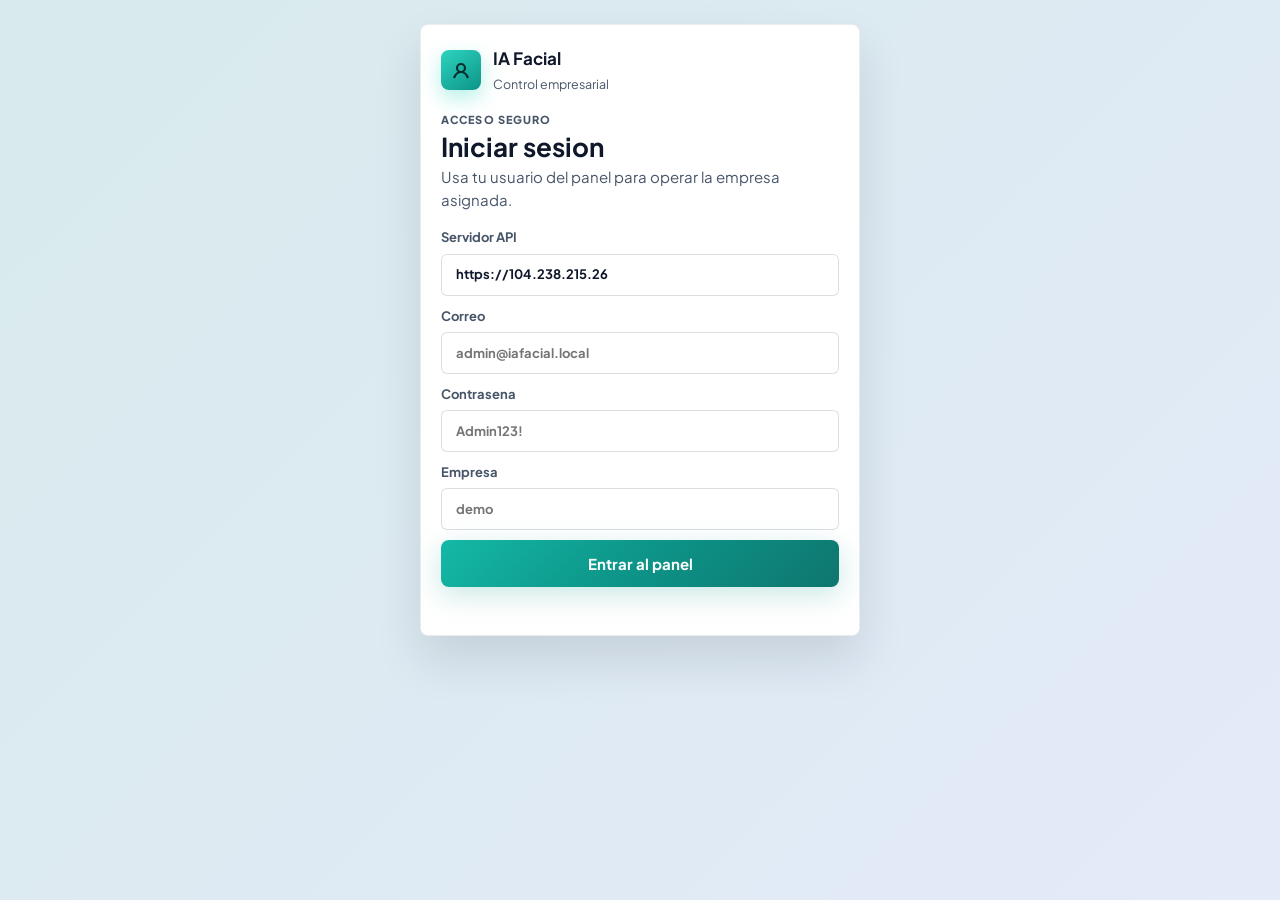
<file: index.html>
<!doctype html>
<html lang="es">
  <head>
    <meta charset="utf-8" />
    <meta http-equiv="refresh" content="0; url=./frontend/index.html" />
    <title>IA Facial</title>
    <script>
      window.location.replace("./frontend/index.html");
    </script>
  </head>
  <body>
    <p>Redirigiendo a <a href="./frontend/index.html">IA Facial</a>...</p>
  </body>
</html>
</file>
<file: frontend/styles.css>
/* ─── Design tokens ─── */
:root {
  --font-sans: "Plus Jakarta Sans", "Segoe UI", system-ui, sans-serif;
  --font-mono: "JetBrains Mono", ui-monospace, monospace;

  --sidebar-w: 286px;
  --shell-max: 1360px;

  --bg: #f4f6fa;
  --bg-accent: #e8eef6;
  --surface: #ffffff;
  --surface-soft: #f8fafc;
  --surface-muted: #f1f5f9;

  --ink: #0f172a;
  --ink-secondary: #475569;
  --ink-muted: #94a3b8;
  --ink-faint: #cbd5e1;

  --line: rgba(15, 23, 42, 0.08);
  --line-strong: rgba(15, 23, 42, 0.14);

  --accent: #0d9488;
  --accent-hover: #0f766e;
  --accent-soft: #ccfbf1;
  --accent-glow: rgba(13, 148, 136, 0.22);
  --brand-logo-gradient: linear-gradient(145deg, #2dd4bf 0%, #0d9488 100%);
  --brand-logo-shadow: rgba(45, 212, 191, 0.35);
  --brand-btn-gradient: linear-gradient(135deg, #14b8a6 0%, #0d9488 50%, #0f766e 100%);
  --ring-accent: rgba(45, 212, 191, 0.85);
  --ring-accent-soft: rgba(45, 212, 191, 0.38);
  --scan-ring: rgba(45, 212, 191, 0.85);

  --blue: #2563eb;
  --blue-soft: #dbeafe;
  --green: #059669;
  --green-soft: #d1fae5;
  --amber: #d97706;
  --amber-soft: #fef3c7;
  --red: #dc2626;
  --red-soft: #fee2e2;

  --sidebar-bg: #101827;
  --sidebar-ink: #e2e8f0;
  --sidebar-muted: #64748b;
  --sidebar-active: rgba(45, 212, 191, 0.12);
  --sidebar-active-border: rgba(45, 212, 191, 0.2);
  --sidebar-active-icon: rgba(45, 212, 191, 0.2);
  --nav-active-color: #5eead4;
  --sidebar-border: rgba(148, 163, 184, 0.12);

  --radius-sm: 6px;
  --radius-md: 8px;
  --radius-lg: 8px;
  --radius-xl: 10px;
  --radius-full: 999px;

  --shadow-xs: 0 1px 2px rgba(15, 23, 42, 0.04);
  --shadow-sm: 0 4px 12px rgba(15, 23, 42, 0.06);
  --shadow-md: 0 12px 32px rgba(15, 23, 42, 0.08);
  --shadow-lg: 0 24px 48px rgba(15, 23, 42, 0.12);
  --shadow-glow: 0 8px 28px var(--accent-glow);

  --ease: cubic-bezier(0.4, 0, 0.2, 1);
  --transition: 180ms var(--ease);
}

/* ─── Reset & base ─── */
*,
*::before,
*::after {
  box-sizing: border-box;
}

html {
  scroll-behavior: smooth;
}

body {
  margin: 0;
  min-height: 100vh;
  color: var(--ink);
  font-family: var(--font-sans);
  font-size: 15px;
  line-height: 1.55;
  background: linear-gradient(180deg, var(--bg-accent) 0%, var(--bg) 260px, var(--bg) 100%);
  -webkit-font-smoothing: antialiased;
}

body.auth-locked {
  overflow: hidden;
}

body.auth-locked .sidebar,
body.auth-locked .shell,
body.auth-locked .mobile-menu-backdrop {
  display: none;
}

body:not(.auth-locked) .login-screen {
  display: none;
}

button,
input,
select,
textarea {
  font: inherit;
}

h1, h2, h3, p {
  margin: 0;
}

/* Login */
.login-screen {
  position: fixed;
  inset: 0;
  z-index: 500;
  display: grid;
  place-items: start center;
  padding: 24px;
  overflow-y: auto;
  background:
    linear-gradient(135deg, rgba(13, 148, 136, 0.12), rgba(37, 99, 235, 0.08)),
    var(--bg);
}

.login-panel {
  width: min(100%, 440px);
  display: grid;
  gap: 16px;
  padding: 20px;
  border: 1px solid var(--line);
  border-radius: var(--radius-lg);
  background: var(--surface);
  box-shadow: var(--shadow-lg);
}

.login-brand {
  display: flex;
  align-items: center;
  gap: 12px;
}

.login-brand strong {
  display: block;
  color: var(--ink);
  font-size: 17px;
}

.login-brand small,
.login-copy p {
  color: var(--ink-secondary);
}

.login-copy {
  display: grid;
  gap: 4px;
}

.login-copy h1 {
  color: var(--ink);
  font-size: 26px;
  line-height: 1.12;
  letter-spacing: 0;
}

.login-form {
  display: grid;
  gap: 10px;
}

.login-form label {
  display: grid;
  gap: 6px;
  color: var(--ink-secondary);
  font-size: 13px;
  font-weight: 700;
}

.login-form input {
  width: 100%;
  min-height: 42px;
  border: 1px solid var(--line-strong);
  border-radius: var(--radius-sm);
  padding: 0 14px;
  color: var(--ink);
  background: var(--surface);
  outline: none;
  transition: border-color var(--transition), box-shadow var(--transition);
}

.login-form input:focus {
  border-color: var(--accent);
  box-shadow: 0 0 0 3px var(--accent-glow);
}

.login-error {
  min-height: 18px;
  color: var(--red);
  font-size: 13px;
  font-weight: 700;
}

/* ─── Sidebar ─── */
.sidebar {
  position: fixed;
  inset: 0 auto 0 0;
  z-index: 100;
  width: var(--sidebar-w);
  display: flex;
  flex-direction: column;
  gap: 12px;
  padding: 14px 12px;
  background:
    linear-gradient(180deg, rgba(255, 255, 255, 0.03) 0%, transparent 40%),
    var(--sidebar-bg);
  border-right: 1px solid var(--sidebar-border);
  color: var(--sidebar-ink);
  overflow-y: auto;
  scrollbar-width: none;
}

.sidebar::-webkit-scrollbar {
  width: 0;
  height: 0;
}

.brand {
  display: flex;
  align-items: center;
  gap: 12px;
  padding: 2px 6px 8px;
  border-bottom: 1px solid var(--sidebar-border);
}

.brand-mark {
  width: 40px;
  height: 40px;
  display: grid;
  place-items: center;
  border-radius: var(--radius-md);
  background: var(--brand-logo-gradient);
  color: #042f2e;
  box-shadow: 0 8px 20px var(--brand-logo-shadow);
  flex-shrink: 0;
}

.brand strong {
  display: block;
  font-size: 16px;
  font-weight: 800;
  letter-spacing: 0;
}

.brand small {
  display: block;
  margin-top: 2px;
  color: var(--sidebar-muted);
  font-size: 11px;
  font-weight: 500;
}

.nav {
  display: flex;
  flex-direction: column;
  gap: 8px;
  flex: 1;
}

.nav-section {
  display: grid;
  gap: 3px;
}

.nav-section-title {
  padding: 0 10px;
  color: #64748b;
  font-size: 10px;
  font-weight: 800;
  letter-spacing: 0.12em;
  text-transform: uppercase;
}

.nav-item {
  display: flex;
  align-items: center;
  gap: 9px;
  width: 100%;
  padding: 6px 8px;
  border: 0;
  border-radius: var(--radius-md);
  background: transparent;
  color: #94a3b8;
  font-size: 12.5px;
  font-weight: 600;
  text-align: left;
  cursor: pointer;
  transition: background var(--transition), color var(--transition), transform var(--transition);
}

.nav-icon {
  width: 22px;
  height: 22px;
  display: grid;
  place-items: center;
  border-radius: 8px;
  background: rgba(255, 255, 255, 0.055);
  font-size: 12px;
  flex-shrink: 0;
}

.nav-item:hover {
  background: rgba(255, 255, 255, 0.06);
  color: #e2e8f0;
}

.nav-item.active {
  background: var(--sidebar-active);
  color: var(--nav-active-color);
  box-shadow: inset 0 0 0 1px var(--sidebar-active-border);
}

.nav-item.active .nav-icon {
  background: var(--sidebar-active-icon);
}

.system-card {
  display: flex;
  align-items: center;
  gap: 12px;
  margin-top: auto;
  padding: 10px;
  border-radius: var(--radius-md);
  background: rgba(255, 255, 255, 0.04);
  border: 1px solid var(--sidebar-border);
}

.system-card strong {
  display: block;
  font-size: 13px;
  font-weight: 700;
}

.system-card small {
  display: block;
  margin-top: 2px;
  color: var(--sidebar-muted);
  font-size: 11px;
}

.mobile-menu-toggle {
  display: none;
  width: 42px;
  height: 42px;
  place-items: center;
  gap: 4px;
  border: 1px solid var(--sidebar-border);
  border-radius: var(--radius-md);
  background: rgba(255, 255, 255, 0.06);
  color: var(--sidebar-ink);
  cursor: pointer;
}

.mobile-menu-toggle span {
  width: 18px;
  height: 2px;
  border-radius: var(--radius-full);
  background: currentColor;
  transition: transform var(--transition), opacity var(--transition);
}

.mobile-menu-backdrop {
  display: none;
}

.mobile-menu-backdrop[hidden] {
  display: none;
}

.status-dot {
  width: 10px;
  height: 10px;
  border-radius: 50%;
  background: var(--amber);
  box-shadow: 0 0 0 4px rgba(217, 119, 6, 0.25);
  flex-shrink: 0;
  animation: pulse-dot 2s ease infinite;
}

.status-dot.ok {
  background: #34d399;
  box-shadow: 0 0 0 4px rgba(52, 211, 153, 0.25);
}

.status-dot.bad {
  background: #f87171;
  box-shadow: 0 0 0 4px rgba(248, 113, 113, 0.25);
}

@keyframes pulse-dot {
  0%, 100% { opacity: 1; }
  50% { opacity: 0.65; }
}

/* ─── Shell & topbar ─── */
.shell {
  margin-left: var(--sidebar-w);
  padding: 24px 32px 44px;
  max-width: calc(var(--shell-max) + var(--sidebar-w));
}

.topbar {
  display: flex;
  align-items: flex-start;
  justify-content: space-between;
  gap: 24px;
  margin-bottom: 22px;
  padding: 18px 20px;
  border: 1px solid var(--line);
  border-radius: var(--radius-xl);
  background: rgba(255, 255, 255, 0.86);
  box-shadow: var(--shadow-xs);
  backdrop-filter: blur(12px);
}

.topbar-eyebrow {
  margin-bottom: 6px;
  color: var(--accent);
  font-size: 11px;
  font-weight: 800;
  letter-spacing: 0.12em;
  text-transform: uppercase;
}

.topbar h1 {
  font-size: 32px;
  font-weight: 800;
  letter-spacing: 0;
  line-height: 1.15;
}

.topbar-subtitle {
  margin-top: 8px;
  color: var(--ink-secondary);
  font-size: 15px;
  max-width: 520px;
}

.topbar-date {
  margin-top: 6px;
  color: var(--ink-muted);
  font-size: 13px;
  font-weight: 500;
}

.topbar-actions {
  display: flex;
  align-items: flex-end;
  gap: 10px;
  flex-shrink: 0;
}

.api-field {
  display: grid;
  gap: 6px;
}

.api-field span {
  color: var(--ink-muted);
  font-size: 11px;
  font-weight: 700;
  letter-spacing: 0.06em;
  text-transform: uppercase;
}

.api-input {
  width: min(280px, 36vw);
  padding: 10px 14px;
  border: 1px solid var(--line-strong);
  border-radius: var(--radius-md);
  background: var(--surface);
  color: var(--ink);
  font-family: var(--font-mono);
  font-size: 13px;
  box-shadow: var(--shadow-xs);
  transition: border-color var(--transition), box-shadow var(--transition);
}

.settings-connection-panel {
  margin-bottom: 18px;
}

.settings-api-form {
  max-width: 720px;
}

.settings-api-input {
  width: 100%;
  max-width: none;
}

.settings-api-status {
  display: flex;
  align-items: center;
  gap: 8px;
  color: var(--ink-muted);
  font-size: 12px;
  font-weight: 600;
}

.camera-security-banner {
  margin: 0 0 14px;
  padding: 12px 14px;
  border-radius: var(--radius-md);
  border: 1px solid rgba(220, 38, 38, 0.28);
  background: #fef2f2;
  color: #991b1b;
  font-size: 13px;
  line-height: 1.45;
  font-weight: 600;
}

.camera-security-banner.hidden {
  display: none;
}

/* ─── Buttons ─── */
.icon-btn,
.ghost-btn,
.primary-btn,
.danger-btn,
.mode-action-btn,
.mode-btn {
  border: 0;
  border-radius: var(--radius-md);
  cursor: pointer;
  font-weight: 700;
  transition:
    transform var(--transition),
    box-shadow var(--transition),
    background var(--transition),
    border-color var(--transition);
}

.icon-btn,
.ghost-btn {
  display: inline-flex;
  align-items: center;
  gap: 8px;
  padding: 10px 16px;
  background: var(--surface);
  color: var(--ink-secondary);
  border: 1px solid var(--line-strong);
  box-shadow: var(--shadow-xs);
}

.compact-btn {
  min-height: 40px;
  padding: 8px 12px;
  font-size: 13px;
}

.icon-btn:hover,
.ghost-btn:hover {
  background: var(--surface-muted);
  border-color: var(--ink-faint);
  transform: translateY(-1px);
}

.ghost-btn.danger-outline {
  color: var(--red);
  border-color: rgba(220, 38, 38, 0.2);
  background: var(--red-soft);
}

.primary-btn {
  padding: 12px 20px;
  background: var(--brand-btn-gradient);
  color: #fff;
  box-shadow: var(--shadow-glow);
}

.primary-btn:hover:not(:disabled) {
  transform: translateY(-2px);
  box-shadow: 0 12px 32px var(--accent-glow);
}

.primary-btn:disabled,
.mode-action-btn:disabled {
  opacity: 0.55;
  cursor: not-allowed;
  transform: none;
  box-shadow: none;
}

.danger-btn {
  padding: 8px 14px;
  background: var(--red-soft);
  color: var(--red);
  border: 1px solid rgba(220, 38, 38, 0.18);
  font-size: 13px;
}

.danger-btn:hover {
  background: #fecaca;
}

.danger-btn.solid {
  background: var(--red);
  color: #fff;
  border-color: var(--red);
}

.danger-btn.solid:hover {
  background: #b91c1c;
}

.user-card-actions .danger-btn.solid.full-row {
  flex-basis: 100%;
  margin-top: 4px;
}

.primary-btn.loading::after {
  content: "";
  display: inline-block;
  width: 14px;
  height: 14px;
  margin-left: 8px;
  border: 2px solid rgba(255, 255, 255, 0.35);
  border-top-color: #fff;
  border-radius: 50%;
  animation: spin 0.7s linear infinite;
  vertical-align: -2px;
}

@keyframes spin {
  to { transform: rotate(360deg); }
}

/* ─── Views ─── */
.view {
  display: none;
  animation: fade-in 280ms var(--ease);
}

.view.active {
  display: block;
}

@keyframes fade-in {
  from { opacity: 0; transform: translateY(6px); }
  to { opacity: 1; transform: translateY(0); }
}

/* Dashboard */
.panel.overview-brief {
  display: flex;
  align-items: center;
  justify-content: space-between;
  gap: 18px;
  margin-bottom: 16px;
  padding: 22px;
  background:
    linear-gradient(135deg, rgba(16, 24, 39, 0.96), rgba(30, 41, 59, 0.96)),
    var(--sidebar-bg);
  color: #fff;
}

.panel.overview-brief h2 {
  margin-top: 6px;
  font-size: 30px;
  line-height: 1.15;
}

.panel.overview-brief p {
  margin-top: 8px;
  color: #cbd5e1;
  max-width: 760px;
}

.overview-actions {
  display: flex;
  gap: 10px;
  flex-wrap: wrap;
  justify-content: flex-end;
}

.panel.overview-brief .section-kicker {
  color: #5eead4;
}

.panel.overview-brief .ghost-btn {
  background: rgba(255, 255, 255, 0.08);
  color: #e2e8f0;
  border-color: rgba(255, 255, 255, 0.16);
}

.section-kicker {
  display: inline-flex;
  color: var(--accent);
  font-size: 11px;
  font-weight: 800;
  letter-spacing: 0.1em;
  text-transform: uppercase;
}

.overview-workspace {
  display: grid;
  grid-template-columns: minmax(0, 1.35fr) minmax(320px, 0.65fr);
  gap: 16px;
}

.insight-list {
  display: grid;
  gap: 10px;
}

.insight {
  display: grid;
  grid-template-columns: 10px minmax(0, 1fr);
  gap: 12px;
  align-items: start;
  padding: 14px;
  border: 1px solid var(--line);
  border-radius: var(--radius-md);
  background: var(--surface-soft);
}

.insight > span {
  width: 10px;
  height: 10px;
  margin-top: 5px;
  border-radius: 50%;
  background: var(--blue);
}

.insight.ok > span { background: var(--green); }
.insight.warn > span { background: var(--amber); }
.insight.bad > span { background: var(--red); }

.insight strong {
  display: block;
  font-size: 14px;
  font-weight: 800;
}

.insight small {
  display: block;
  margin-top: 4px;
  color: var(--ink-muted);
  font-size: 12px;
  line-height: 1.45;
}

/* ─── Metrics ─── */
.metrics-grid {
  display: grid;
  grid-template-columns: repeat(4, minmax(0, 1fr));
  gap: 12px;
  margin-bottom: 16px;
}

.metric {
  display: flex;
  align-items: flex-start;
  gap: 14px;
  padding: 18px;
  background: var(--surface);
  border: 1px solid var(--line);
  border-radius: var(--radius-lg);
  box-shadow: var(--shadow-xs);
  transition: transform var(--transition), box-shadow var(--transition);
}

.metric:hover { border-color: var(--line-strong); }

.metric-icon {
  width: 42px;
  height: 42px;
  display: grid;
  place-items: center;
  border-radius: var(--radius-md);
  font-size: 19px;
  flex-shrink: 0;
}

.metric-events .metric-icon { background: var(--blue-soft); }
.metric-incidents .metric-icon { background: var(--amber-soft); }
.metric-faces .metric-icon { background: var(--accent-soft); }
.metric-device .metric-icon { background: var(--surface-muted); }

.metric-body span {
  display: block;
  color: var(--ink-muted);
  font-size: 12px;
  font-weight: 700;
  letter-spacing: 0.04em;
  text-transform: uppercase;
}

.metric-body strong {
  display: block;
  margin: 6px 0 2px;
  font-size: 30px;
  font-weight: 800;
  letter-spacing: 0;
  line-height: 1;
}

.metric-body small {
  color: var(--ink-muted);
  font-size: 12px;
}

.metric.compact {
  flex-direction: column;
  gap: 4px;
  padding: 16px;
  text-align: center;
}

.metric.compact strong {
  font-size: 26px;
  margin: 4px 0 0;
}

.metric.compact.accent-green { border-color: rgba(5, 150, 105, 0.2); background: linear-gradient(180deg, #fff, var(--green-soft)); }
.metric.compact.accent-blue { border-color: rgba(37, 99, 235, 0.2); background: linear-gradient(180deg, #fff, var(--blue-soft)); }
.metric.compact.accent-amber { border-color: rgba(217, 119, 6, 0.2); background: linear-gradient(180deg, #fff, var(--amber-soft)); }
.metric.compact.accent-red { border-color: rgba(220, 38, 38, 0.2); background: linear-gradient(180deg, #fff, var(--red-soft)); }

/* ─── Panels ─── */
.panel {
  padding: 20px;
  background: var(--surface);
  border: 1px solid var(--line);
  border-radius: var(--radius-xl);
  box-shadow: var(--shadow-xs);
}

/* Admin phase 1 */
.admin-warning {
  margin-bottom: 16px;
  padding: 14px 16px;
  border: 1px solid rgba(217, 119, 6, 0.3);
  border-radius: var(--radius-md);
  background: var(--amber-soft);
  color: #92400e;
  font-size: 13px;
}

.admin-warning p + p {
  margin-top: 6px;
}

.admin-grid {
  display: grid;
  grid-template-columns: minmax(320px, 1.1fr) minmax(280px, 0.9fr);
  gap: 16px;
  align-items: start;
}

.admin-summary {
  display: grid;
  gap: 12px;
}

.admin-summary-item {
  padding: 14px;
  border: 1px solid var(--line);
  border-radius: var(--radius-md);
  background: var(--surface-soft);
}

.admin-summary-item span {
  display: block;
  color: var(--ink-muted);
  font-size: 11px;
  font-weight: 800;
  letter-spacing: 0.06em;
  text-transform: uppercase;
}

.admin-summary-item strong {
  display: block;
  margin-top: 6px;
  color: var(--ink);
  font-size: 20px;
  font-weight: 800;
  word-break: break-word;
}

.admin-lists {
  margin-top: 16px;
}

.admin-list {
  display: grid;
  gap: 10px;
}

.admin-row {
  display: grid;
  grid-template-columns: minmax(0, 1fr) auto;
  gap: 14px;
  align-items: center;
  padding: 13px 14px;
  border: 1px solid var(--line);
  border-radius: var(--radius-md);
  background: var(--surface-soft);
}

.admin-row strong {
  display: block;
  font-size: 15px;
  font-weight: 800;
}

.admin-row small {
  display: block;
  margin-top: 4px;
  color: var(--ink-muted);
  font-size: 12px;
  line-height: 1.45;
}

.admin-row code {
  padding: 2px 7px;
  border-radius: 6px;
  background: var(--surface-muted);
  color: var(--ink-secondary);
  font-family: var(--font-mono);
  font-size: 11px;
}

.admin-row-actions {
  display: flex;
  align-items: center;
  justify-content: flex-end;
  gap: 8px;
  flex-wrap: wrap;
}

.admin-row-actions .ghost-btn,
.admin-row-actions .danger-btn {
  padding: 7px 11px;
  font-size: 12px;
}

.company-card {
  display: grid;
  grid-template-columns: 58px minmax(0, 1fr);
  gap: 14px;
  align-items: center;
  padding: 16px;
  border: 1px solid var(--line);
  border-radius: var(--radius-lg);
  background: linear-gradient(135deg, #ffffff, #f8fafc);
}

.company-avatar {
  width: 58px;
  height: 58px;
  display: grid;
  place-items: center;
  border-radius: var(--radius-md);
  background: #111827;
  color: #fff;
  font-weight: 800;
  letter-spacing: 0.04em;
}

.company-card strong {
  display: block;
  margin-top: 5px;
  font-size: 20px;
  font-weight: 800;
  line-height: 1.2;
}

.company-card small {
  display: block;
  margin-top: 5px;
  color: var(--ink-muted);
}

.company-kpis {
  display: grid;
  grid-template-columns: repeat(2, minmax(0, 1fr));
  gap: 10px;
}

.site-list {
  display: grid;
  gap: 10px;
}

.site-list h3 {
  margin: 4px 0 0;
  font-size: 14px;
  font-weight: 800;
}

.site-row {
  display: grid;
  grid-template-columns: minmax(0, 1fr) auto;
  gap: 12px;
  align-items: center;
  padding: 12px;
  border: 1px solid var(--line);
  border-radius: var(--radius-md);
  background: var(--surface-soft);
}

.site-row strong {
  display: block;
  font-size: 14px;
  font-weight: 800;
}

.site-row small {
  display: block;
  margin-top: 3px;
  color: var(--ink-muted);
  font-size: 12px;
}

.org-map-panel {
  margin-bottom: 16px;
}

.org-hierarchy {
  display: grid;
  grid-template-columns: repeat(auto-fit, minmax(250px, 1fr));
  gap: 12px;
}

.org-node {
  display: grid;
  gap: 12px;
  padding: 15px;
  border: 1px solid var(--line);
  border-radius: var(--radius-lg);
  background: var(--surface-soft);
}

.org-node.inactive {
  opacity: 0.68;
}

.org-node-header {
  display: grid;
  grid-template-columns: minmax(0, 1fr) auto;
  gap: 12px;
  align-items: start;
}

.org-node-header strong {
  display: block;
  margin-top: 4px;
  font-size: 16px;
  font-weight: 800;
}

.org-node-header small {
  display: block;
  margin-top: 3px;
  color: var(--ink-muted);
  font-size: 12px;
}

.position-chip-list {
  display: flex;
  flex-wrap: wrap;
  gap: 7px;
}

.position-chip {
  display: inline-flex;
  align-items: center;
  gap: 6px;
  padding: 6px 9px;
  border: 1px solid var(--line);
  border-radius: var(--radius-full);
  background: #fff;
  color: var(--ink-secondary);
  font-size: 12px;
  font-weight: 700;
}

.position-chip b {
  color: var(--ink);
  font-family: var(--font-mono);
  font-size: 11px;
}

.position-chip.inactive {
  opacity: 0.55;
}

.position-chip.muted {
  color: var(--ink-muted);
  font-weight: 600;
}

.token-worker-row {
  align-items: start;
}

.token-flow {
  display: grid;
  gap: 12px;
}

.token-flow > div {
  display: grid;
  grid-template-columns: 38px minmax(0, 1fr);
  gap: 4px 12px;
  align-items: center;
  padding: 14px;
  border: 1px solid var(--line);
  border-radius: var(--radius-md);
  background: var(--surface-soft);
}

.token-flow span {
  grid-row: span 2;
  width: 32px;
  height: 32px;
  display: grid;
  place-items: center;
  border-radius: 8px;
  background: var(--accent-soft);
  color: var(--accent-hover);
  font-family: var(--font-mono);
  font-weight: 800;
}

.token-flow strong {
  font-size: 14px;
  font-weight: 800;
}

.token-flow small {
  color: var(--ink-muted);
  font-size: 12px;
}

.attendance-hero {
  display: grid;
  grid-template-columns: minmax(0, 1.4fr) minmax(260px, 0.8fr);
  gap: 24px;
  align-items: stretch;
  background:
    radial-gradient(circle at top right, rgba(29, 78, 216, 0.12), transparent 42%),
    var(--surface);
}

.attendance-hero-copy h2 {
  margin: 8px 0 10px;
  font-size: 28px;
  line-height: 1.15;
}

.attendance-hero-copy p {
  margin: 0;
  color: var(--ink-muted);
  max-width: 58ch;
}

.attendance-hero-kicker {
  display: inline-flex;
  padding: 4px 10px;
  border-radius: 999px;
  background: var(--accent-soft);
  color: var(--accent-hover);
  font-size: 12px;
  font-weight: 700;
  letter-spacing: 0.04em;
  text-transform: uppercase;
}

.attendance-hero-actions {
  display: flex;
  flex-wrap: wrap;
  gap: 10px;
  margin-top: 18px;
}

.attendance-hero-stats {
  display: grid;
  gap: 12px;
}

.attendance-hero-stats article {
  padding: 16px 18px;
  border: 1px solid var(--line);
  border-radius: var(--radius-md);
  background: var(--surface-soft);
}

.attendance-hero-stats span {
  display: block;
  color: var(--ink-muted);
  font-size: 12px;
  margin-bottom: 6px;
}

.attendance-hero-stats strong {
  font-size: 30px;
  line-height: 1;
}

.attendance-channel-grid {
  display: grid;
  grid-template-columns: repeat(3, minmax(0, 1fr));
  gap: 24px;
  margin: 22px 0 26px;
}

.attendance-channel {
  display: grid;
  grid-template-rows: auto auto 1fr auto;
  gap: 12px;
  min-height: 238px;
  padding: 26px;
  border: 1px solid var(--line);
  border-radius: var(--radius-md);
  background: var(--surface);
}

.attendance-channel-icon {
  width: 42px;
  height: 42px;
  display: grid;
  place-items: center;
  border-radius: 12px;
  background: var(--accent-soft);
  color: var(--accent-hover);
  font-family: var(--font-mono);
  font-size: 12px;
  font-weight: 800;
}

.attendance-channel strong {
  font-size: 20px;
  line-height: 1.2;
}

.attendance-channel small {
  color: var(--ink-muted);
  min-height: 52px;
  font-size: 15px;
  line-height: 1.45;
}

.attendance-channel .ghost-btn {
  width: 100%;
  min-height: 52px;
  justify-content: center;
  align-self: end;
  margin-top: 4px;
}

.attendance-live-panel {
  margin-top: 0;
}

.attendance-live-panel .panel-header {
  align-items: center;
  margin-bottom: 24px;
}

.attendance-live-panel .panel-header > div {
  min-width: 0;
}

.attendance-live-panel #attendance-refresh-events {
  min-width: 150px;
  min-height: 52px;
  justify-content: center;
}

.attendance-dev-tools {
  margin-top: 26px;
}

.attendance-dev-tools summary {
  cursor: pointer;
  font-weight: 700;
}

.attendance-dev-tools .panel-desc {
  margin: 10px 0 16px;
}

.compact-admin-form {
  align-items: end;
}

.compact-empty {
  padding: 28px 18px;
}

.schedule-command {
  display: grid;
  gap: 16px;
}

.schedule-summary {
  display: grid;
  grid-template-columns: repeat(4, minmax(0, 1fr));
  gap: 10px;
}

.schedule-summary article {
  padding: 14px 16px;
  border: 1px solid var(--line);
  border-radius: var(--radius-md);
  background: var(--surface-soft);
}

.schedule-summary span {
  display: block;
  color: var(--ink-muted);
  font-size: 11px;
  font-weight: 800;
  letter-spacing: 0.06em;
  text-transform: uppercase;
}

.schedule-summary strong {
  display: block;
  margin-top: 6px;
  font-size: 26px;
  line-height: 1;
}

.schedule-summary .summary-ok {
  border-color: rgba(5, 150, 105, 0.22);
  background: var(--green-soft);
}

.schedule-summary .summary-warn {
  border-color: rgba(217, 119, 6, 0.25);
  background: var(--amber-soft);
}

.shift-cards {
  display: grid;
  grid-template-columns: repeat(auto-fit, minmax(240px, 1fr));
  gap: 12px;
}

.shift-card {
  display: grid;
  gap: 12px;
  padding: 16px;
  border: 1px solid var(--line);
  border-radius: var(--radius-lg);
  background: var(--surface-soft);
  box-shadow: var(--shadow-xs);
}

.shift-card-header,
.shift-group-header {
  display: flex;
  align-items: center;
  justify-content: space-between;
  gap: 12px;
  margin-bottom: 12px;
}

.shift-code {
  display: inline-grid;
  place-items: center;
  min-width: 44px;
  height: 34px;
  border-radius: 8px;
  background: var(--accent-soft);
  color: var(--accent-hover);
  font-family: var(--font-mono);
  font-weight: 800;
}

.shift-code.small {
  min-width: 34px;
  height: 28px;
  font-size: 12px;
}

.shift-card-title strong {
  display: block;
  font-size: 18px;
  font-weight: 800;
}

.shift-card-title small {
  display: block;
  margin-top: 3px;
  color: var(--ink-muted);
  font-size: 12px;
}

.shift-window {
  display: grid;
  grid-template-columns: repeat(3, minmax(0, 1fr));
  gap: 8px;
}

.shift-window span {
  padding: 10px;
  border: 1px solid var(--line);
  border-radius: var(--radius-md);
  background: #fff;
}

.shift-window b {
  display: block;
  color: var(--ink);
  font-size: 15px;
}

.shift-window small {
  display: block;
  margin-top: 3px;
  color: var(--ink-muted);
  font-size: 11px;
  font-weight: 700;
}

.shift-rule-line {
  display: flex;
  flex-wrap: wrap;
  gap: 7px;
}

.shift-rule-line span {
  padding: 5px 8px;
  border-radius: var(--radius-full);
  background: #fff;
  color: var(--ink-secondary);
  font-size: 12px;
  font-weight: 700;
}

.schedule-layout {
  display: grid;
  grid-template-columns: minmax(300px, 0.75fr) minmax(0, 1.25fr);
  gap: 16px;
  align-items: start;
}

.shift-rules-wrap {
  margin-top: 20px;
}

.shift-rules-wrap h3 {
  margin: 0 0 12px;
  font-size: 16px;
  font-weight: 800;
}

.shift-groups {
  display: grid;
  grid-template-columns: repeat(auto-fit, minmax(230px, 1fr));
  gap: 12px;
}

.shift-group {
  display: grid;
  gap: 10px;
  align-content: start;
  padding: 14px;
  border: 1px solid var(--line);
  border-radius: var(--radius-lg);
  background: var(--surface-soft);
}

.shift-group.unassigned {
  border-color: rgba(217, 119, 6, 0.3);
  background: #fffbeb;
}

.shift-group-header {
  margin: 0;
}

.shift-group-header > div {
  display: flex;
  align-items: center;
  gap: 9px;
  min-width: 0;
}

.shift-group-header strong {
  font-size: 15px;
  font-weight: 800;
}

.shift-roster-list {
  display: grid;
  gap: 8px;
  max-height: 380px;
  overflow: auto;
  padding-right: 2px;
}

.shift-worker {
  display: grid;
  grid-template-columns: 34px minmax(0, 1fr);
  gap: 10px;
  align-items: center;
  padding: 10px;
  border: 1px solid var(--line);
  border-radius: var(--radius-md);
  background: #fff;
}

.worker-avatar {
  width: 34px;
  height: 34px;
  display: grid;
  place-items: center;
  border-radius: var(--radius-md);
  background: var(--surface-muted);
  color: var(--ink-secondary);
  font-size: 12px;
  font-weight: 800;
}

.shift-worker strong {
  display: block;
  font-size: 14px;
  font-weight: 800;
  overflow-wrap: anywhere;
}

.shift-worker small {
  display: block;
  margin-top: 2px;
  color: var(--ink-muted);
  font-size: 12px;
  line-height: 1.35;
}

.shift-worker code {
  padding: 1px 5px;
  border-radius: 5px;
  background: var(--surface-muted);
  color: var(--ink-secondary);
  font-family: var(--font-mono);
  font-size: 11px;
}

.shift-filter-note {
  color: var(--ink-muted);
  font-size: 12px;
}

.compact-search {
  min-width: 220px;
  gap: 5px;
}

.compact-search span {
  color: var(--ink-muted);
  font-size: 10px;
  font-weight: 800;
  letter-spacing: 0.08em;
  text-transform: uppercase;
}

.compact-search input {
  padding: 9px 11px;
}

.panel-header {
  display: flex;
  justify-content: space-between;
  align-items: flex-start;
  gap: 16px;
  margin-bottom: 20px;
}

.panel-actions {
  display: flex;
  flex-wrap: wrap;
  justify-content: flex-end;
  gap: 10px;
}

.panel-header h2 {
  font-size: 20px;
  font-weight: 800;
  letter-spacing: 0;
}

.panel-desc {
  margin-top: 4px;
  color: var(--ink-muted);
  font-size: 14px;
}

.tenant-switcher {
  display: grid;
  grid-template-columns: minmax(220px, 0.8fr) minmax(320px, 1.2fr);
  gap: 14px;
  margin-bottom: 18px;
  padding: 14px;
  border: 1px solid var(--line);
  border-radius: var(--radius-md);
  background: var(--surface-muted);
}

.tenant-create-form {
  display: grid;
  grid-template-columns: minmax(120px, 0.7fr) minmax(160px, 1fr) auto;
  gap: 12px;
  align-items: end;
}

.sync-badge {
  padding: 6px 12px;
  border-radius: var(--radius-full);
  background: var(--surface-muted);
  color: var(--ink-secondary);
  font-size: 12px;
  font-weight: 600;
  white-space: nowrap;
}

.count-pill {
  padding: 6px 14px;
  border-radius: var(--radius-full);
  background: var(--accent-soft);
  color: var(--accent-hover);
  font-size: 13px;
  font-weight: 700;
}

.info-banner {
  margin-bottom: 20px;
  padding: 16px 18px;
  border-radius: var(--radius-md);
  border: 1px solid rgba(13, 148, 136, 0.2);
  background: linear-gradient(135deg, var(--accent-soft), #f0fdfa);
}

.info-banner strong {
  display: block;
  margin-bottom: 4px;
  color: var(--accent-hover);
  font-size: 14px;
}

.info-banner p {
  color: var(--ink-secondary);
  font-size: 14px;
  line-height: 1.5;
}

/* ─── Forms ─── */
.two-column {
  display: grid;
  grid-template-columns: repeat(2, minmax(300px, 1fr));
  gap: 20px;
}

.form-grid {
  display: grid;
  grid-template-columns: repeat(2, minmax(0, 1fr));
  gap: 16px;
}

label {
  display: grid;
  gap: 8px;
  color: var(--ink-secondary);
  font-size: 13px;
  font-weight: 600;
}

input,
select,
textarea {
  width: 100%;
  padding: 11px 14px;
  border: 1px solid var(--line-strong);
  border-radius: var(--radius-md);
  background: var(--surface);
  color: var(--ink);
  transition: border-color var(--transition), box-shadow var(--transition);
}

input:focus,
select:focus,
textarea:focus,
.api-input:focus {
  outline: none;
  border-color: var(--accent);
  box-shadow: 0 0 0 4px var(--accent-glow);
}

input[readonly] {
  background: var(--surface-muted);
  color: var(--ink-muted);
}

.full-row {
  grid-column: 1 / -1;
}

/* ─── Toggle switches ─── */
.toggle-row {
  display: flex;
  align-items: center;
  gap: 12px;
  cursor: pointer;
  color: var(--ink-secondary);
  font-size: 14px;
  font-weight: 500;
}

.toggle-row input {
  position: absolute;
  opacity: 0;
  width: 0;
  height: 0;
}

.toggle-ui {
  position: relative;
  width: 44px;
  height: 24px;
  flex-shrink: 0;
  border-radius: var(--radius-full);
  background: var(--ink-faint);
  transition: background var(--transition);
}

.toggle-ui::after {
  content: "";
  position: absolute;
  top: 3px;
  left: 3px;
  width: 18px;
  height: 18px;
  border-radius: 50%;
  background: #fff;
  box-shadow: var(--shadow-xs);
  transition: transform var(--transition);
}

.toggle-row input:checked + .toggle-ui {
  background: var(--accent);
}

.toggle-row input:checked + .toggle-ui::after {
  transform: translateX(20px);
}

.toggle-row.compact {
  font-size: 13px;
}

/* ─── Events list ─── */
.event-list {
  display: grid;
  gap: 8px;
}

.event-list.empty {
  padding: 0;
}

.empty-state {
  display: flex;
  flex-direction: column;
  align-items: center;
  justify-content: center;
  gap: 8px;
  padding: 48px 24px;
  text-align: center;
}

.empty-icon {
  font-size: 40px;
  opacity: 0.7;
  margin-bottom: 4px;
}

.empty-state p {
  font-size: 16px;
  font-weight: 700;
  color: var(--ink-secondary);
}

.empty-state small {
  color: var(--ink-muted);
  font-size: 13px;
  max-width: 320px;
}

.event-item {
  display: grid;
  grid-template-columns: 1fr auto;
  gap: 12px;
  align-items: center;
  padding: 13px 14px;
  border: 1px solid var(--line);
  border-radius: var(--radius-md);
  background: var(--surface-soft);
  border-left: 3px solid var(--line-strong);
  transition: background var(--transition), border-color var(--transition);
}

.event-item:hover {
  background: var(--surface);
  border-color: var(--line-strong);
}

.event-item strong {
  display: block;
  font-size: 15px;
  font-weight: 800;
}

.event-item small {
  display: block;
  margin-top: 3px;
  color: var(--ink-muted);
  font-size: 13px;
}

.event-type {
  display: inline-flex;
  align-items: center;
  gap: 4px;
  font-weight: 600;
}

.event-type.check-in { color: var(--green); }
.event-type.check-out { color: var(--blue); }

/* ─── Badges ─── */
.badge {
  padding: 5px 10px;
  border-radius: var(--radius-full);
  font-size: 11px;
  font-weight: 800;
  letter-spacing: 0.02em;
  text-transform: uppercase;
  white-space: nowrap;
}

.badge.ok { background: var(--green-soft); color: var(--green); }
.badge.warn { background: var(--amber-soft); color: var(--amber); }
.badge.bad { background: var(--red-soft); color: var(--red); }

/* ─── Register poses ─── */
.pose-grid {
  display: grid;
  grid-template-columns: repeat(auto-fit, minmax(160px, 1fr));
  gap: 12px;
}

.pose-slot {
  display: flex;
  flex-direction: column;
  gap: 8px;
  padding: 14px;
  border: 2px dashed var(--line-strong);
  border-radius: var(--radius-md);
  background: var(--surface-soft);
  cursor: pointer;
  transition: border-color var(--transition), background var(--transition), transform var(--transition);
}

.pose-slot:hover {
  border-color: var(--accent);
  background: #f0fdfa;
  transform: translateY(-1px);
}

.pose-slot.selected {
  border-style: solid;
  border-color: var(--accent);
  background: var(--accent-soft);
}

.pose-label {
  font-size: 13px;
  font-weight: 700;
  color: var(--ink);
}

.pose-slot.required .pose-label::after {
  content: " *";
  color: var(--red);
}

.pose-slot.optional .pose-label {
  color: var(--ink-muted);
}

.pose-preview {
  width: 100%;
  height: 88px;
  border-radius: var(--radius-sm);
  overflow: hidden;
  background: var(--surface-muted);
  display: flex;
  align-items: center;
  justify-content: center;
}

.pose-preview:empty::after {
  content: "Vista previa";
  color: var(--ink-muted);
  font-size: 11px;
  font-weight: 600;
}

.pose-preview img {
  width: 100%;
  height: 100%;
  object-fit: cover;
}

.pose-file-label {
  color: var(--ink-muted);
  font-size: 11px;
  word-break: break-all;
}

.pose-slot.selected .pose-file-label {
  color: var(--accent-hover);
  font-weight: 700;
}

.pose-slot input[type="file"] {
  font-size: 11px;
  padding: 6px;
}

.register-files-summary {
  padding: 12px 14px;
  border-radius: var(--radius-md);
  border: 1px solid var(--line);
  background: var(--surface-muted);
  color: var(--ink-secondary);
  font-size: 13px;
}

.register-files-summary.ok {
  border-color: rgba(13, 148, 136, 0.3);
  background: var(--accent-soft);
  color: var(--accent-hover);
}

.register-files-summary.warn {
  border-color: rgba(217, 119, 6, 0.3);
  background: var(--amber-soft);
  color: var(--amber);
}

.register-build-tag {
  margin: 0;
  font-size: 11px;
  color: var(--ink-muted);
  font-family: var(--font-mono);
}

.register-code-field input[readonly] {
  font-family: var(--font-mono);
  font-weight: 700;
  letter-spacing: 0.04em;
  background: var(--surface-muted);
  color: var(--accent-hover);
  cursor: default;
}

.register-code-field input[readonly].ready {
  background: var(--accent-soft);
  border-color: rgba(13, 148, 136, 0.35);
}

.register-status {
  display: flex;
  gap: 14px;
  padding: 16px;
  border-radius: var(--radius-md);
  border: 1px solid var(--line);
  background: var(--surface-soft);
}

.register-status-icon {
  font-size: 24px;
  line-height: 1;
}

.register-status.loading {
  border-color: rgba(37, 99, 235, 0.3);
  background: var(--blue-soft);
}

.register-status.loading .register-status-icon {
  animation: spin-pulse 1s linear infinite;
}

.register-status.success {
  border-color: rgba(13, 148, 136, 0.3);
  background: var(--accent-soft);
}

.register-status.error {
  border-color: rgba(220, 38, 38, 0.3);
  background: var(--red-soft);
}

.register-status strong {
  display: block;
  margin-bottom: 4px;
}

.register-status small {
  color: var(--ink-muted);
  line-height: 1.45;
}

.register-progress {
  margin-top: 10px;
  height: 6px;
  border-radius: var(--radius-full);
  background: rgba(13, 148, 136, 0.15);
  overflow: hidden;
}

.register-progress.hidden { display: none; }

.register-progress-bar {
  height: 100%;
  width: 0;
  border-radius: inherit;
  background: linear-gradient(90deg, var(--blue), var(--accent));
  transition: width 600ms var(--ease);
}

.register-technical summary,
.scan-technical summary {
  cursor: pointer;
  color: var(--ink-muted);
  font-size: 13px;
  font-weight: 600;
  margin-bottom: 8px;
}

@keyframes spin-pulse {
  0%, 100% { opacity: 0.4; }
  50% { opacity: 1; }
}

/* ─── Scan layout ─── */
.scan-panel {
  max-width: none;
}

.scan-layout {
  display: grid;
  grid-template-columns: 1fr;
  gap: 18px;
  align-items: center;
  max-width: 1080px;
  margin: 0 auto;
}

.scan-sidebar {
  display: grid;
  grid-template-columns: minmax(260px, 0.7fr) minmax(320px, 1fr);
  gap: 12px;
  align-items: stretch;
  order: 2;
}

.scan-result-card {
  display: flex;
  align-items: center;
  gap: 14px;
  padding: 14px 16px;
  border-radius: var(--radius-lg);
  border: 1px solid var(--line);
  transition: all 220ms var(--ease);
  order: 4;
}

.scan-result-icon {
  width: 42px;
  height: 42px;
  display: grid;
  place-items: center;
  border-radius: 50%;
  font-size: 24px;
  font-weight: 800;
  flex-shrink: 0;
}

.scan-result-card strong {
  font-size: 15px;
  font-weight: 800;
}

.scan-result-card small {
  display: block;
  margin-top: 4px;
  color: var(--ink-muted);
  font-size: 13px;
}

.scan-result-card.idle {
  background: var(--surface-soft);
}

.scan-result-card.idle .scan-result-icon {
  background: var(--surface-muted);
  color: var(--ink-muted);
}

.scan-result-card.scanning {
  background: var(--blue-soft);
  border-color: rgba(37, 99, 235, 0.35);
}

.scan-result-card.scanning .scan-result-icon {
  background: #fff;
  color: var(--blue);
  animation: pulse 1.2s ease infinite;
}

.scan-result-card.ok {
  background: var(--green-soft);
  border-color: rgba(5, 150, 105, 0.35);
}

.scan-result-card.ok .scan-result-icon {
  background: #fff;
  color: var(--green);
}

.scan-result-card.bad {
  background: var(--red-soft);
  border-color: rgba(220, 38, 38, 0.35);
}

.scan-result-card.bad .scan-result-icon {
  background: #fff;
  color: var(--red);
}

.scan-result-card.warn {
  background: var(--amber-soft);
  border-color: rgba(217, 119, 6, 0.35);
}

.scan-result-card.warn .scan-result-icon {
  background: #fff;
  color: var(--amber);
}

@keyframes pulse {
  0%, 100% { transform: scale(1); }
  50% { transform: scale(1.06); }
}

.scan-mode-picker {
  display: grid;
  grid-template-columns: 1fr 1fr;
  gap: 10px;
  order: 1;
}

.mode-btn {
  display: flex;
  flex-direction: column;
  align-items: center;
  gap: 4px;
  min-height: 58px;
  padding: 10px 12px;
  border: 2px solid var(--line-strong);
  background: var(--surface);
  font-size: 14px;
  font-weight: 800;
}

.mode-btn-icon {
  font-size: 18px;
  opacity: 0.7;
}

.mode-btn.active[data-event-type="check_in"] {
  border-color: var(--accent);
  background: var(--accent-soft);
  color: var(--accent-hover);
}

.mode-btn.active[data-event-type="check_out"] {
  border-color: var(--blue);
  background: var(--blue-soft);
  color: var(--blue);
}

.scan-mode-label {
  align-self: center;
  color: var(--accent-hover);
  font-size: 13px;
  font-weight: 700;
  order: 2;
}

.liveness-steps {
  display: flex;
  flex-wrap: wrap;
  gap: 6px;
  grid-column: 1 / -1;
  justify-content: center;
  order: 6;
}

.liveness-step {
  padding: 7px 12px;
  border-radius: var(--radius-full);
  border: 1px solid var(--line);
  background: var(--surface);
  font-size: 12px;
  font-weight: 700;
  color: var(--ink-muted);
}

.liveness-step.active {
  border-color: var(--accent);
  background: var(--accent-soft);
  color: var(--accent-hover);
}

.liveness-step.done {
  border-color: var(--blue);
  background: var(--blue-soft);
  color: var(--blue);
}

.camera-actions {
  display: grid;
  grid-template-columns: minmax(170px, 1.2fr) repeat(4, minmax(120px, 1fr));
  gap: 10px;
  grid-column: 1 / -1;
  order: 3;
}

.camera-actions .primary-btn,
.camera-actions .mode-action-btn,
.camera-actions .ghost-btn {
  width: 100%;
  justify-content: center;
  text-align: center;
  min-height: 48px;
}

.mode-action-btn {
  padding: 12px 14px;
  color: #fff;
  font-size: 14px;
}

.mode-action-btn.check-in {
  background: var(--brand-logo-gradient);
  box-shadow: 0 6px 16px var(--accent-glow);
}

.mode-action-btn.check-out {
  background: linear-gradient(135deg, #60a5fa, #2563eb);
  box-shadow: 0 6px 16px rgba(37, 99, 235, 0.25);
}

.scan-options {
  display: flex;
  flex-direction: row;
  flex-wrap: wrap;
  gap: 10px 14px;
  padding: 12px 14px;
  border-radius: var(--radius-md);
  background: var(--surface-soft);
  border: 1px solid var(--line);
  grid-column: 1 / -1;
  justify-content: center;
  order: 7;
}

.scan-meta {
  display: flex;
  align-items: center;
  gap: 12px;
  flex-wrap: wrap;
  justify-content: flex-end;
  padding: 12px 14px;
  border: 1px solid var(--line);
  border-radius: var(--radius-md);
  background: var(--surface-soft);
  order: 5;
}

.camera-faces-count,
.camera-status {
  color: var(--ink-muted);
  font-size: 13px;
}

.camera-next-action {
  margin: 0;
  color: var(--accent-hover);
  font-size: 14px;
  font-weight: 700;
}

/* ─── Camera preview ─── */
.scan-camera-column {
  position: static;
  width: min(100%, 1040px);
  justify-self: center;
  order: 1;
}

.camera-preview-wrap {
  position: relative;
  border-radius: 12px;
  overflow: hidden;
  background: #0b1220;
  box-shadow: var(--shadow-lg);
  aspect-ratio: 16 / 9;
  min-height: 460px;
}

.camera-mirror-layer {
  position: absolute;
  inset: 0;
  transform: scaleX(-1);
}

.camera-mirror-layer .camera-preview,
.camera-mirror-layer .scan-camera-mesh,
.camera-mirror-layer .register-camera-preview,
.camera-mirror-layer .register-camera-mesh {
  position: absolute;
  inset: 0;
  width: 100%;
  height: 100%;
  object-fit: cover;
}

.camera-preview {
  display: block;
}

.scan-camera-mesh,
.register-camera-mesh {
  pointer-events: none;
  z-index: 2;
}

.camera-frame-corner {
  position: absolute;
  width: 28px;
  height: 28px;
  border: 3px solid var(--scan-ring);
  pointer-events: none;
  z-index: 2;
}

.camera-frame-corner.tl { top: 16px; left: 16px; border-right: 0; border-bottom: 0; border-radius: 6px 0 0 0; }
.camera-frame-corner.tr { top: 16px; right: 16px; border-left: 0; border-bottom: 0; border-radius: 0 6px 0 0; }
.camera-frame-corner.bl { bottom: 16px; left: 16px; border-right: 0; border-top: 0; border-radius: 0 0 0 6px; }
.camera-frame-corner.br { bottom: 16px; right: 16px; border-left: 0; border-top: 0; border-radius: 0 0 6px 0; }

.scan-overlay {
  position: absolute;
  inset: 0;
  z-index: 3;
  display: grid;
  place-items: center;
  background: rgba(11, 18, 32, 0.72);
  backdrop-filter: blur(4px);
  color: #fff;
  font-size: 17px;
  font-weight: 800;
  letter-spacing: 0.02em;
}

.scan-overlay.hidden { display: none; }

.camera-preview-wrap.liveness-capture .scan-overlay {
  inset: auto 0 0 0;
  top: auto;
  height: auto;
  min-height: 56px;
  padding: 14px 16px;
  display: flex;
  align-items: center;
  justify-content: center;
  background: linear-gradient(to top, rgba(11, 18, 32, 0.88), rgba(11, 18, 32, 0.45));
  backdrop-filter: none;
  font-size: 15px;
  text-align: center;
  line-height: 1.35;
}

.camera-preview-wrap.liveness-capture .camera-preview {
  filter: none;
}

.camera-preview-wrap.scanning .camera-preview {
  outline: 3px solid var(--ring-accent-soft);
  outline-offset: -3px;
}

.camera-canvas { display: none; }

/* ─── Users grid ─── */
.users-header-actions {
  display: flex;
  align-items: center;
  gap: 12px;
  flex-wrap: wrap;
}

.users-alert {
  margin-bottom: 16px;
  padding: 14px 16px;
  border-radius: var(--radius-md);
  border: 1px solid rgba(217, 119, 6, 0.3);
  background: var(--amber-soft);
  color: #92400e;
  font-size: 14px;
}

.users-alert.hidden { display: none; }

.users-grid {
  display: grid;
  grid-template-columns: repeat(auto-fill, minmax(240px, 1fr));
  gap: 16px;
}

.users-grid.empty {
  display: block;
  border: 2px dashed var(--line-strong);
  border-radius: var(--radius-lg);
  background: var(--surface-soft);
}

.user-card {
  border: 1px solid var(--line);
  border-radius: var(--radius-lg);
  overflow: hidden;
  background: var(--surface);
  box-shadow: var(--shadow-sm);
  transition: transform var(--transition), box-shadow var(--transition);
}

.user-card:hover {
  transform: translateY(-3px);
  box-shadow: var(--shadow-md);
}

.user-card.inactive {
  opacity: 0.75;
  filter: grayscale(0.3);
}

.user-card.highlight-new {
  border-color: var(--accent);
  box-shadow: 0 0 0 2px var(--ring-accent-soft), var(--shadow-md);
  animation: user-card-highlight 1.2s ease-in-out 3;
}

@keyframes user-card-highlight {
  0%, 100% { transform: translateY(0); }
  50% { transform: translateY(-4px); }
}

.user-card-photo-wrap {
  position: relative;
  aspect-ratio: 1;
  background: linear-gradient(145deg, #e2e8f0, #cbd5e1);
}

.user-card-photo {
  width: 100%;
  height: 100%;
  object-fit: cover;
  display: block;
}

.user-card-photo.placeholder,
.user-card-photo.missing {
  display: grid;
  place-items: center;
  height: 100%;
  color: var(--ink-muted);
  font-size: 14px;
  text-align: center;
  padding: 16px;
  line-height: 1.4;
}

.user-card-photo.placeholder {
  font-size: 48px;
  font-weight: 800;
}

.user-card-body {
  padding: 16px;
}

.user-card-body strong {
  font-size: 17px;
  font-weight: 800;
  letter-spacing: 0;
}

.user-card-meta {
  margin-top: 10px;
  display: grid;
  gap: 5px;
  font-size: 12px;
  color: var(--ink-muted);
}

.user-card-meta b {
  color: var(--ink-secondary);
  font-weight: 700;
}

.user-card-status {
  margin-top: 12px;
}

.user-card-actions {
  margin-top: 14px;
  display: flex;
  flex-wrap: wrap;
  gap: 8px;
}

.user-card-actions .ghost-btn,
.user-card-actions .danger-btn,
.user-card-actions .primary-btn {
  flex: 1;
  min-width: 80px;
  padding: 9px 12px;
  font-size: 12px;
}

/* ─── Reports ─── */
.report-filters {
  display: grid;
  grid-template-columns: repeat(auto-fit, minmax(150px, 1fr));
  gap: 12px;
  margin-bottom: 20px;
  align-items: end;
  padding: 18px;
  border-radius: var(--radius-md);
  background: var(--surface-soft);
  border: 1px solid var(--line);
}

.filter-submit {
  height: fit-content;
}

.report-metrics {
  display: grid;
  grid-template-columns: repeat(auto-fit, minmax(110px, 1fr));
  gap: 10px;
  margin-bottom: 20px;
}

.report-table-wrap {
  border: 1px solid var(--line);
  border-radius: var(--radius-lg);
  overflow: auto;
  background: var(--surface);
}

.report-table-wrap.empty {
  background: var(--surface-soft);
}

.report-table {
  width: 100%;
  border-collapse: collapse;
  min-width: 900px;
  font-size: 14px;
}

.report-table th,
.report-table td {
  padding: 12px 16px;
  border-bottom: 1px solid var(--line);
  text-align: left;
  vertical-align: middle;
}

.report-table th {
  position: sticky;
  top: 0;
  z-index: 1;
  background: var(--surface-muted);
  color: var(--ink-muted);
  font-size: 11px;
  font-weight: 800;
  letter-spacing: 0.06em;
  text-transform: uppercase;
}

.report-table tbody tr {
  transition: background var(--transition);
}

.report-table tbody tr:hover td {
  background: var(--surface-soft);
}

.report-table tr.row-bad td {
  background: #fff7ed;
}

.report-table tr.row-warn td {
  background: #fffbeb;
}

.report-table td code {
  padding: 2px 8px;
  border-radius: 6px;
  background: var(--surface-muted);
  font-family: var(--font-mono);
  font-size: 12px;
  color: var(--ink-secondary);
}

.report-actions .ghost-btn,
.report-actions .danger-btn {
  padding: 6px 12px;
  font-size: 12px;
}

/* ─── Dialogs ─── */
.user-dialog {
  border: 0;
  border-radius: var(--radius-xl);
  padding: 0;
  width: min(440px, calc(100vw - 32px));
  box-shadow: var(--shadow-lg);
  background: var(--surface);
}

.user-dialog::backdrop {
  background: rgba(11, 18, 32, 0.55);
  backdrop-filter: blur(4px);
}

.user-dialog-form {
  padding: 24px;
  display: grid;
  gap: 14px;
}

.dialog-header h3 {
  font-size: 20px;
  font-weight: 800;
  letter-spacing: 0;
}

.danger-dialog .dialog-header {
  display: flex;
  align-items: flex-start;
  gap: 12px;
}

.danger-dialog-icon {
  width: 34px;
  height: 34px;
  display: inline-grid;
  place-items: center;
  flex: 0 0 auto;
  border-radius: var(--radius-md);
  background: var(--red-soft);
  color: var(--red);
  font-weight: 900;
}

.danger-dialog-message {
  padding: 12px;
  border: 1px solid rgba(220, 38, 38, 0.18);
  border-radius: var(--radius-md);
  background: var(--red-soft);
  color: var(--red);
  font-size: 13px;
  font-weight: 700;
}

.user-edit-id {
  margin-top: 4px;
  color: var(--ink-muted);
  font-size: 13px;
}

.field-hint {
  display: block;
  margin-top: 4px;
  color: var(--ink-muted);
  font-size: 12px;
  font-weight: 400;
}

.theme-config {
  display: grid;
  gap: 14px;
  padding: 14px;
  border: 1px solid var(--line);
  border-radius: var(--radius-md);
  background: var(--surface-soft);
  overflow: hidden;
}

.theme-config-head strong {
  display: block;
  font-size: 14px;
  font-weight: 800;
}

.theme-config-head small {
  display: block;
  margin-top: 3px;
  color: var(--ink-muted);
  font-size: 12px;
}

.theme-color-grid {
  display: grid;
  grid-template-columns: repeat(3, minmax(0, 1fr));
  gap: 12px;
}

.theme-color-field {
  display: grid;
  gap: 6px;
  min-width: 0;
}

.theme-color-field span {
  color: var(--ink-muted);
  font-size: 12px;
  font-weight: 700;
}

.theme-color-field input[type="color"] {
  width: 100%;
  max-width: 100%;
  height: 44px;
  padding: 4px;
  border: 1px solid var(--line-strong);
  border-radius: var(--radius-md);
  background: var(--surface);
  cursor: pointer;
  box-sizing: border-box;
}

.checkbox-row {
  display: flex;
  align-items: center;
  gap: 10px;
  font-weight: 500;
}

.checkbox-row input {
  width: auto;
  accent-color: var(--accent);
}

.user-dialog-actions {
  display: flex;
  gap: 10px;
  margin-top: 8px;
}

.user-dialog-actions .primary-btn,
.user-dialog-actions .ghost-btn {
  flex: 1;
}

.link-btn {
  border: 0;
  background: none;
  color: var(--blue);
  font: inherit;
  font-weight: 700;
  cursor: pointer;
  padding: 0;
  text-decoration: underline;
}

/* ─── Code blocks ─── */
.result-box {
  margin-top: 12px;
  min-height: 80px;
  max-height: 280px;
  overflow: auto;
  padding: 14px;
  border-radius: var(--radius-md);
  border: 1px solid rgba(255, 255, 255, 0.06);
  background: linear-gradient(180deg, #0f172a, #1e293b);
  color: #a7f3d0;
  font-family: var(--font-mono);
  font-size: 12px;
  line-height: 1.6;
  white-space: pre-wrap;
}

/* ─── Toast ─── */
.toast {
  position: fixed;
  right: 24px;
  bottom: 24px;
  z-index: 9999;
  max-width: 380px;
  padding: 14px 18px;
  border-radius: var(--radius-md);
  background: var(--sidebar-bg);
  color: #fff;
  font-size: 14px;
  font-weight: 600;
  box-shadow: var(--shadow-lg);
  opacity: 0;
  transform: translateY(16px) scale(0.96);
  pointer-events: none;
  transition: opacity 220ms var(--ease), transform 220ms var(--ease);
}

.toast.show {
  opacity: 1;
  transform: translateY(0) scale(1);
}

.toast.success {
  background: linear-gradient(135deg, #047857, #059669);
}

.toast.error {
  background: linear-gradient(135deg, #b91c1c, #dc2626);
}

.toast.info {
  background: linear-gradient(135deg, #1d4ed8, #2563eb);
}

/* ─── Utilities ─── */
.hidden {
  display: none !important;
}

.liveness-steps.hidden {
  display: none;
}
.narrow-panel {
  max-width: 760px;
}

.register-panel {
  max-width: 1180px;
}

.register-layout {
  display: grid;
  grid-template-columns: minmax(280px, 380px) 1fr;
  gap: 24px;
  align-items: start;
}

.register-form-side {
  margin: 0;
}

.register-camera-side {
  position: sticky;
  top: 20px;
}

.register-camera-wrap {
  position: relative;
  border-radius: var(--radius-xl);
  overflow: hidden;
  background: #050b16;
  aspect-ratio: 4 / 3;
  box-shadow: var(--shadow-lg);
}


.register-face-circle {
  position: absolute;
  inset: 50% auto auto 50%;
  width: min(62%, 320px);
  aspect-ratio: 1;
  transform: translate(-50%, -54%);
  border: 3px dashed rgba(56, 189, 248, 0.75);
  border-radius: 50%;
  z-index: 3;
  pointer-events: none;
  box-shadow: 0 0 0 9999px rgba(5, 11, 22, 0.42);
  transition: border-color 0.2s ease, box-shadow 0.2s ease;
}

.register-face-circle.scanning {
  animation: register-circle-pulse 1.8s ease-in-out infinite;
}

.register-face-circle.aligned {
  border-color: #34d399;
  border-style: solid;
  box-shadow: 0 0 0 9999px rgba(5, 11, 22, 0.35), 0 0 24px rgba(52, 211, 153, 0.45);
}

@keyframes register-circle-pulse {
  0%, 100% { opacity: 0.85; }
  50% { opacity: 1; }
}

.register-scan-line {
  position: absolute;
  left: 12%;
  right: 12%;
  height: 2px;
  background: linear-gradient(90deg, transparent, #38bdf8, transparent);
  z-index: 4;
  top: 28%;
  opacity: 0.55;
  animation: register-scan-sweep 2.4s ease-in-out infinite;
  pointer-events: none;
}

@keyframes register-scan-sweep {
  0%, 100% { top: 24%; opacity: 0.25; }
  50% { top: 68%; opacity: 0.8; }
}

.register-scan-step {
  margin: 0 0 6px;
  font-weight: 800;
  color: var(--ink);
}

.register-scan-hint {
  margin: 0 0 12px;
  color: var(--ink-secondary);
  font-size: 14px;
  line-height: 1.45;
}

.register-scan-progress {
  display: flex;
  flex-wrap: wrap;
  gap: 8px;
}

.register-scan-chip {
  padding: 6px 10px;
  border-radius: var(--radius-full);
  background: var(--surface-muted);
  color: var(--ink-secondary);
  font-size: 12px;
  font-weight: 700;
}

.register-scan-chip.active {
  background: var(--blue-soft);
  color: var(--blue);
}

.register-scan-chip.done {
  background: var(--green-soft);
  color: var(--green);
}

.register-tech-box {
  margin-top: 14px;
  padding: 14px 16px;
  border-radius: var(--radius-md);
  background: var(--surface-soft);
  border: 1px solid var(--line);
  font-size: 13px;
  color: var(--ink-secondary);
}

.register-tech-box ul {
  margin: 8px 0 0;
  padding-left: 18px;
}

.register-tech-box li {
  margin-bottom: 4px;
}

.register-technical,
.scan-technical {
  margin-top: 20px;
}

/* ─── Responsive ─── */
@media (max-width: 1100px) {
  .register-layout {
    grid-template-columns: 1fr;
  }

  .register-camera-side {
    position: static;
    order: -1;
  }

  .scan-layout {
    grid-template-columns: 1fr;
    max-width: 100%;
  }

  .scan-sidebar {
    grid-template-columns: 1fr;
  }

  .camera-actions {
    grid-template-columns: repeat(2, minmax(0, 1fr));
  }

  .camera-actions #start-camera-btn {
    grid-column: 1 / -1;
  }

  .admin-grid {
    grid-template-columns: 1fr;
  }

  .schedule-layout {
    grid-template-columns: 1fr;
  }

  .overview-workspace {
    grid-template-columns: 1fr;
  }

  .scan-camera-column {
    position: static;
    order: 1;
  }

  .camera-preview-wrap {
    min-height: 360px;
  }

  .metrics-grid {
    grid-template-columns: repeat(2, 1fr);
  }
}

@media (max-width: 860px) {
  .sidebar {
    position: fixed;
    inset: 0 0 auto 0;
    z-index: 240;
    width: 100%;
    flex-direction: row;
    flex-wrap: nowrap;
    align-items: center;
    padding: calc(env(safe-area-inset-top, 0px) + 10px) 12px 10px;
    gap: 10px;
    border-right: 0;
    border-bottom: 1px solid var(--sidebar-border);
    overflow: visible;
  }

  .brand {
    flex: 1;
    min-width: 0;
    padding: 0;
    border-bottom: 0;
  }

  .brand > div {
    min-width: 0;
  }

  .brand strong,
  .brand small {
    overflow: hidden;
    text-overflow: ellipsis;
    white-space: nowrap;
  }

  .mobile-menu-toggle {
    display: grid;
    flex-shrink: 0;
    order: 3;
  }

  body.mobile-menu-open .mobile-menu-toggle span:nth-child(1) {
    transform: translateY(6px) rotate(45deg);
  }

  body.mobile-menu-open .mobile-menu-toggle span:nth-child(2) {
    opacity: 0;
  }

  body.mobile-menu-open .mobile-menu-toggle span:nth-child(3) {
    transform: translateY(-6px) rotate(-45deg);
  }

  .mobile-menu-backdrop {
    position: fixed;
    inset: 0;
    z-index: 180;
    background: rgba(15, 23, 42, 0.46);
    backdrop-filter: blur(2px);
  }

  body.mobile-menu-open .mobile-menu-backdrop {
    display: block;
  }

  .nav {
    display: none;
    position: fixed;
    left: 12px;
    right: 12px;
    top: calc(env(safe-area-inset-top, 0px) + 76px);
    z-index: 250;
    grid-template-columns: 1fr;
    gap: 14px;
    width: auto;
    max-height: calc(100vh - 98px);
    max-height: calc(100dvh - 98px);
    padding: 14px;
    border: 1px solid var(--sidebar-border);
    border-radius: 16px;
    background: var(--sidebar-bg);
    box-shadow: 0 24px 60px rgba(2, 6, 23, 0.42);
    overflow-y: auto;
    scrollbar-width: none;
    opacity: 0;
    pointer-events: none;
    transform: translateY(-8px);
    transition: opacity var(--transition), transform var(--transition);
  }

  .nav::-webkit-scrollbar {
    width: 0;
    height: 0;
  }

  body.mobile-menu-open .nav {
    display: grid;
    opacity: 1;
    pointer-events: auto;
    transform: translateY(0);
  }

  .nav-section {
    display: grid;
    grid-template-columns: 1fr;
    gap: 6px;
  }

  .nav-section-title {
    grid-column: auto;
    padding: 0 4px;
  }

  .nav-item span:not(.nav-icon) {
    display: inline;
  }

  .nav-item {
    width: 100%;
    justify-content: flex-start;
    padding: 10px 12px;
    font-size: 14px;
  }

  .nav-icon {
    width: 30px;
    height: 30px;
  }

  .system-card {
    order: 2;
    margin-top: 0;
    margin-left: auto;
    gap: 8px;
    padding: 8px 10px;
    flex-shrink: 0;
  }

  .system-card small {
    display: none;
  }

  .system-card strong {
    font-size: 12px;
  }

  .shell {
    margin-left: 0;
    max-width: none;
    padding: calc(env(safe-area-inset-top, 0px) + 90px) 14px 28px;
  }

  .topbar {
    flex-direction: column;
  }

  .topbar h1 {
    font-size: 26px;
  }

  .overview-brief h2 {
    font-size: 24px;
  }

  .topbar-actions {
    width: 100%;
    flex-direction: column;
    align-items: stretch;
  }

  .api-input {
    width: 100%;
  }

  .metrics-grid,
  .two-column,
  .form-grid,
  .tenant-switcher,
  .tenant-create-form,
  .attendance-hero,
  .attendance-channel-grid,
  .company-kpis,
  .schedule-summary,
  .theme-color-grid {
    grid-template-columns: 1fr;
  }

  .theme-config {
    grid-template-columns: 1fr;
  }

  .attendance-channel-grid {
    gap: 14px;
    margin: 16px 0 18px;
  }

  .attendance-channel {
    min-height: auto;
    padding: 18px;
  }

  .attendance-channel small {
    min-height: auto;
  }

  .attendance-live-panel .panel-header {
    align-items: stretch;
  }

  .attendance-live-panel #attendance-refresh-events {
    width: 100%;
  }

  .camera-actions {
    grid-template-columns: 1fr;
  }

  .scan-options,
  .scan-meta {
    justify-content: flex-start;
  }

  .camera-preview-wrap {
    min-height: 260px;
    aspect-ratio: 4 / 3;
  }

  .shift-groups {
    grid-template-columns: 1fr;
  }

  .shift-roster-list {
    max-height: 300px;
  }

  .compact-search {
    width: 100%;
    min-width: 0;
  }

  .overview-brief {
    flex-direction: column;
    align-items: stretch;
  }

  .overview-actions {
    justify-content: stretch;
  }

  .overview-actions .primary-btn,
  .overview-actions .ghost-btn {
    flex: 1;
    justify-content: center;
  }

  .admin-row {
    grid-template-columns: 1fr;
  }

  .admin-row-actions {
    justify-content: flex-start;
  }
}

@media (max-width: 420px) {
  .brand {
    gap: 9px;
  }

  .brand-mark {
    width: 36px;
    height: 36px;
  }

  .brand strong {
    font-size: 14px;
  }

  .system-card {
    padding: 8px;
  }

  .system-card strong {
    max-width: 78px;
    overflow: hidden;
    text-overflow: ellipsis;
    white-space: nowrap;
  }
}
</file>
